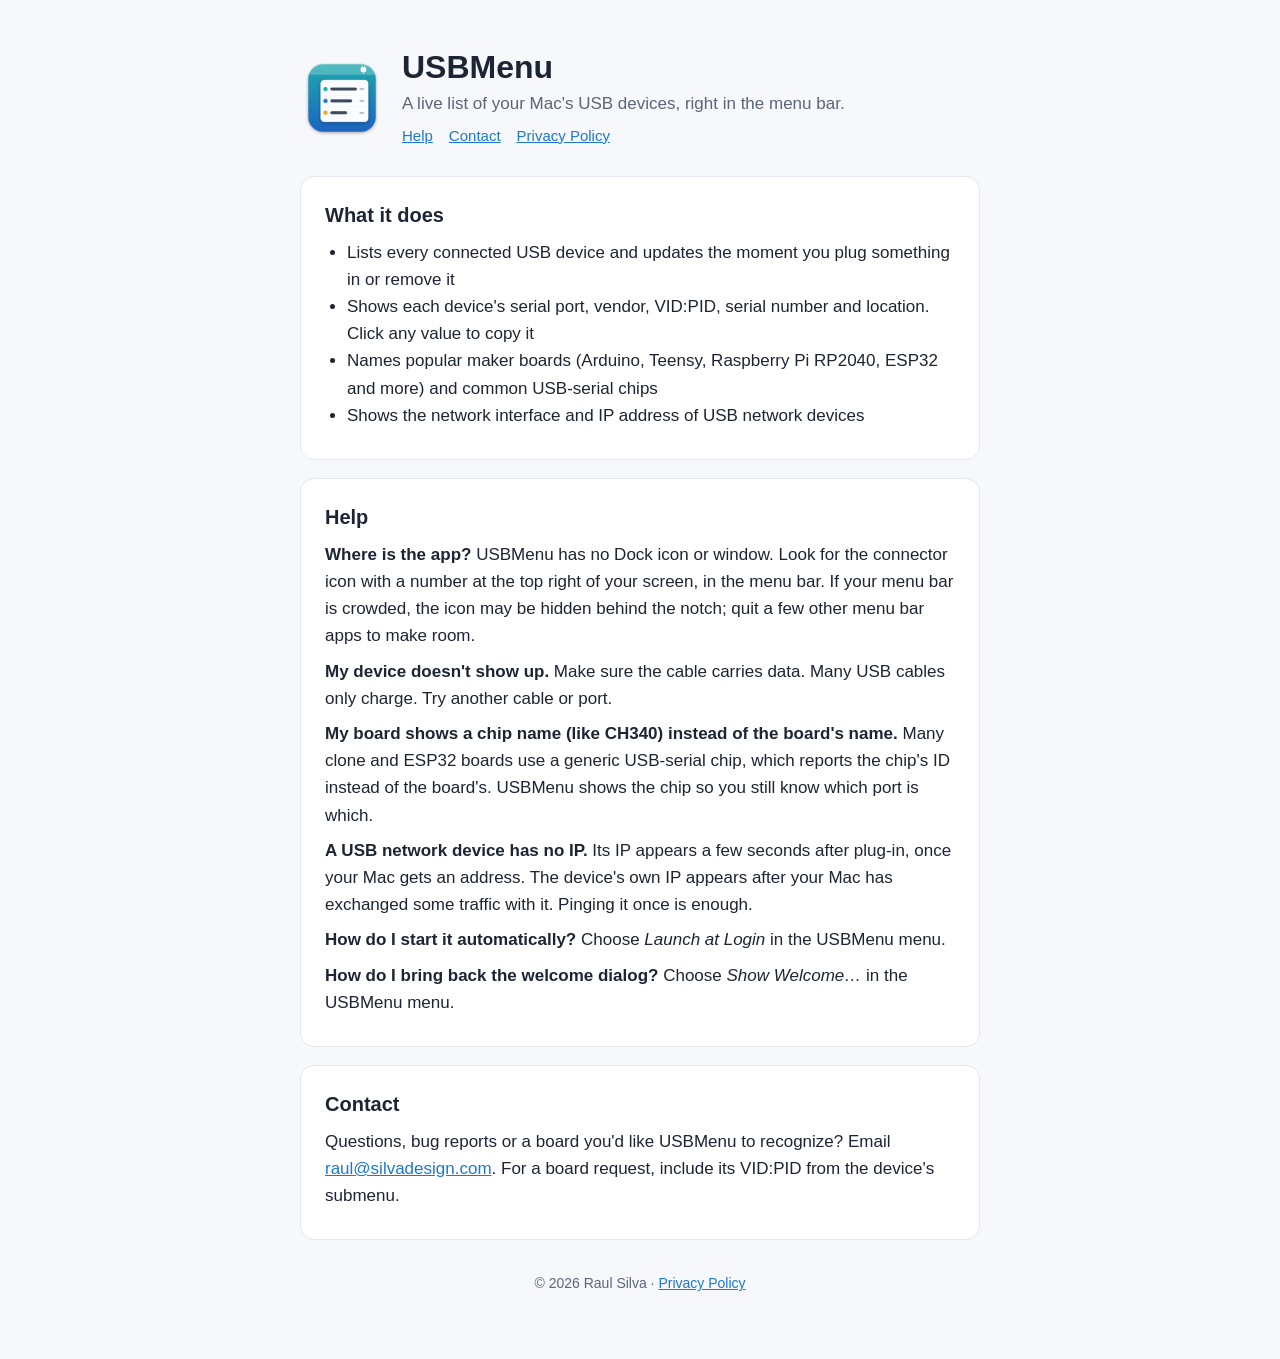
<file: index.html>
<!doctype html>
<html lang="en">
<head>
<meta charset="utf-8">
<meta name="viewport" content="width=device-width, initial-scale=1">
<title>USBMenu – Support</title>
<meta name="description" content="USBMenu shows a live list of the USB devices connected to your Mac, right in the menu bar.">
<link rel="icon" href="icon.png">
<link rel="stylesheet" href="style.css">
</head>
<body>
<main>
<header>
  <img src="icon.png" alt="USBMenu app icon">
  <div>
    <h1>USBMenu</h1>
    <p class="tag">A live list of your Mac's USB devices, right in the menu bar.</p>
    <nav><a href="#help">Help</a><a href="#contact">Contact</a><a href="privacy.html">Privacy Policy</a></nav>
  </div>
</header>

<section>
  <h2>What it does</h2>
  <ul>
    <li>Lists every connected USB device and updates the moment you plug something in or remove it</li>
    <li>Shows each device's serial port, vendor, VID:PID, serial number and location. Click any value to copy it</li>
    <li>Names popular maker boards (Arduino, Teensy, Raspberry Pi RP2040, ESP32 and more) and common USB-serial chips</li>
    <li>Shows the network interface and IP address of USB network devices</li>
  </ul>
</section>

<section id="help">
  <h2>Help</h2>
  <p><strong>Where is the app?</strong> USBMenu has no Dock icon or window. Look for the connector icon with a number at the top right of your screen, in the menu bar. If your menu bar is crowded, the icon may be hidden behind the notch; quit a few other menu bar apps to make room.</p>
  <p><strong>My device doesn't show up.</strong> Make sure the cable carries data. Many USB cables only charge. Try another cable or port.</p>
  <p><strong>My board shows a chip name (like CH340) instead of the board's name.</strong> Many clone and ESP32 boards use a generic USB-serial chip, which reports the chip's ID instead of the board's. USBMenu shows the chip so you still know which port is which.</p>
  <p><strong>A USB network device has no IP.</strong> Its IP appears a few seconds after plug-in, once your Mac gets an address. The device's own IP appears after your Mac has exchanged some traffic with it. Pinging it once is enough.</p>
  <p><strong>How do I start it automatically?</strong> Choose <em>Launch at Login</em> in the USBMenu menu.</p>
  <p><strong>How do I bring back the welcome dialog?</strong> Choose <em>Show Welcome…</em> in the USBMenu menu.</p>
</section>

<section id="contact">
  <h2>Contact</h2>
  <p>Questions, bug reports or a board you'd like USBMenu to recognize? Email <a href="mailto:raul@silvadesign.com">raul@silvadesign.com</a>. For a board request, include its VID:PID from the device's submenu.</p>
</section>

<footer>© 2026 Raul Silva · <a href="privacy.html">Privacy Policy</a></footer>
</main>
</body>
</html>
</file>
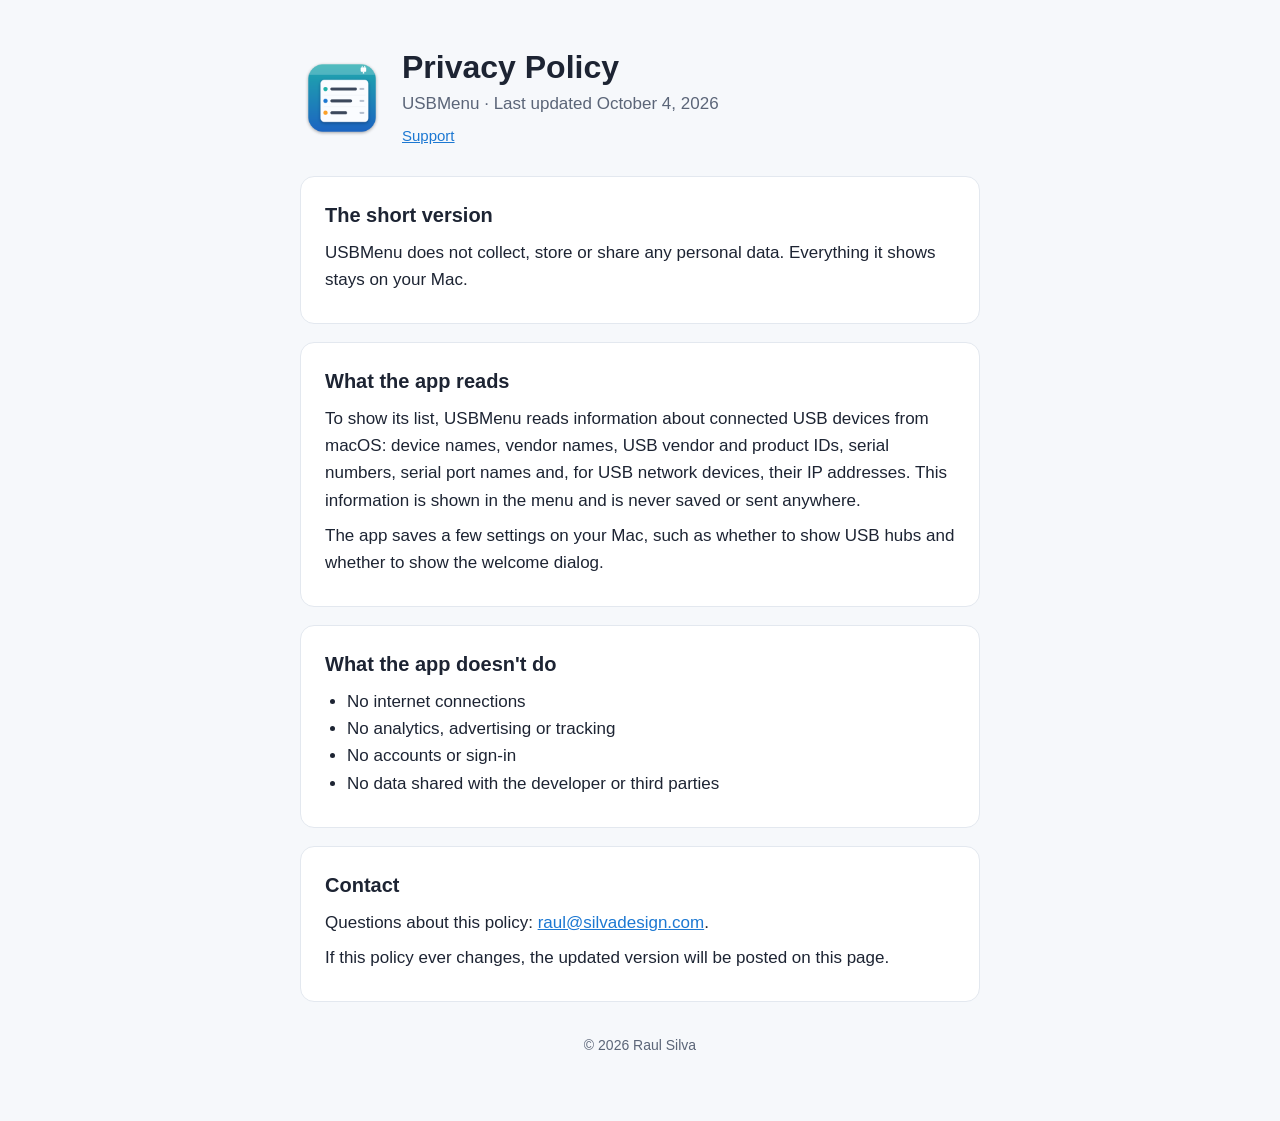
<file: privacy.html>
<!doctype html>
<html lang="en">
<head>
<meta charset="utf-8">
<meta name="viewport" content="width=device-width, initial-scale=1">
<title>USBMenu – Privacy Policy</title>
<link rel="icon" href="icon.png">
<link rel="stylesheet" href="style.css">
</head>
<body>
<main>
<header>
  <img src="icon.png" alt="USBMenu app icon">
  <div>
    <h1>Privacy Policy</h1>
    <p class="tag">USBMenu · Last updated October 4, 2026</p>
    <nav><a href="index.html">Support</a></nav>
  </div>
</header>

<section>
  <h2>The short version</h2>
  <p>USBMenu does not collect, store or share any personal data. Everything it shows stays on your Mac.</p>
</section>

<section>
  <h2>What the app reads</h2>
  <p>To show its list, USBMenu reads information about connected USB devices from macOS: device names, vendor names, USB vendor and product IDs, serial numbers, serial port names and, for USB network devices, their IP addresses. This information is shown in the menu and is never saved or sent anywhere.</p>
  <p>The app saves a few settings on your Mac, such as whether to show USB hubs and whether to show the welcome dialog.</p>
</section>

<section>
  <h2>What the app doesn't do</h2>
  <ul>
    <li>No internet connections</li>
    <li>No analytics, advertising or tracking</li>
    <li>No accounts or sign-in</li>
    <li>No data shared with the developer or third parties</li>
  </ul>
</section>

<section>
  <h2>Contact</h2>
  <p>Questions about this policy: <a href="mailto:raul@silvadesign.com">raul@silvadesign.com</a>.</p>
  <p>If this policy ever changes, the updated version will be posted on this page.</p>
</section>

<footer>© 2026 Raul Silva</footer>
</main>
</body>
</html>
</file>
<file: style.css>
:root{--bg:#f6f8fb;--card:#fff;--text:#1d2433;--muted:#5b6578;--accent:#1c78d2;--line:#e3e8ef}
@media (prefers-color-scheme:dark){:root{--bg:#12151b;--card:#1b2029;--text:#e8ecf3;--muted:#9aa4b5;--accent:#5aa9ff;--line:#2a3140}}
*{box-sizing:border-box}
body{margin:0;background:var(--bg);color:var(--text);font:17px/1.6 -apple-system,BlinkMacSystemFont,"SF Pro Text","Helvetica Neue",Arial,sans-serif}
main{max-width:720px;margin:0 auto;padding:48px 20px 64px}
header{display:flex;align-items:center;gap:18px;margin-bottom:28px}
header img{width:84px;height:84px}
h1{font-size:32px;line-height:1.2;margin:0}
.tag{color:var(--muted);margin:4px 0 0}
section{background:var(--card);border:1px solid var(--line);border-radius:14px;padding:22px 24px;margin:18px 0}
h2{font-size:20px;margin:0 0 8px}
p{margin:8px 0}
ul{padding-left:22px;margin:8px 0}
a{color:var(--accent)}
nav{margin-top:6px;font-size:15px}
nav a{margin-right:16px}
footer{color:var(--muted);font-size:14px;text-align:center;margin-top:32px}
code{font:15px ui-monospace,SFMono-Regular,Menlo,monospace;background:var(--line);padding:1px 5px;border-radius:5px}
</file>
